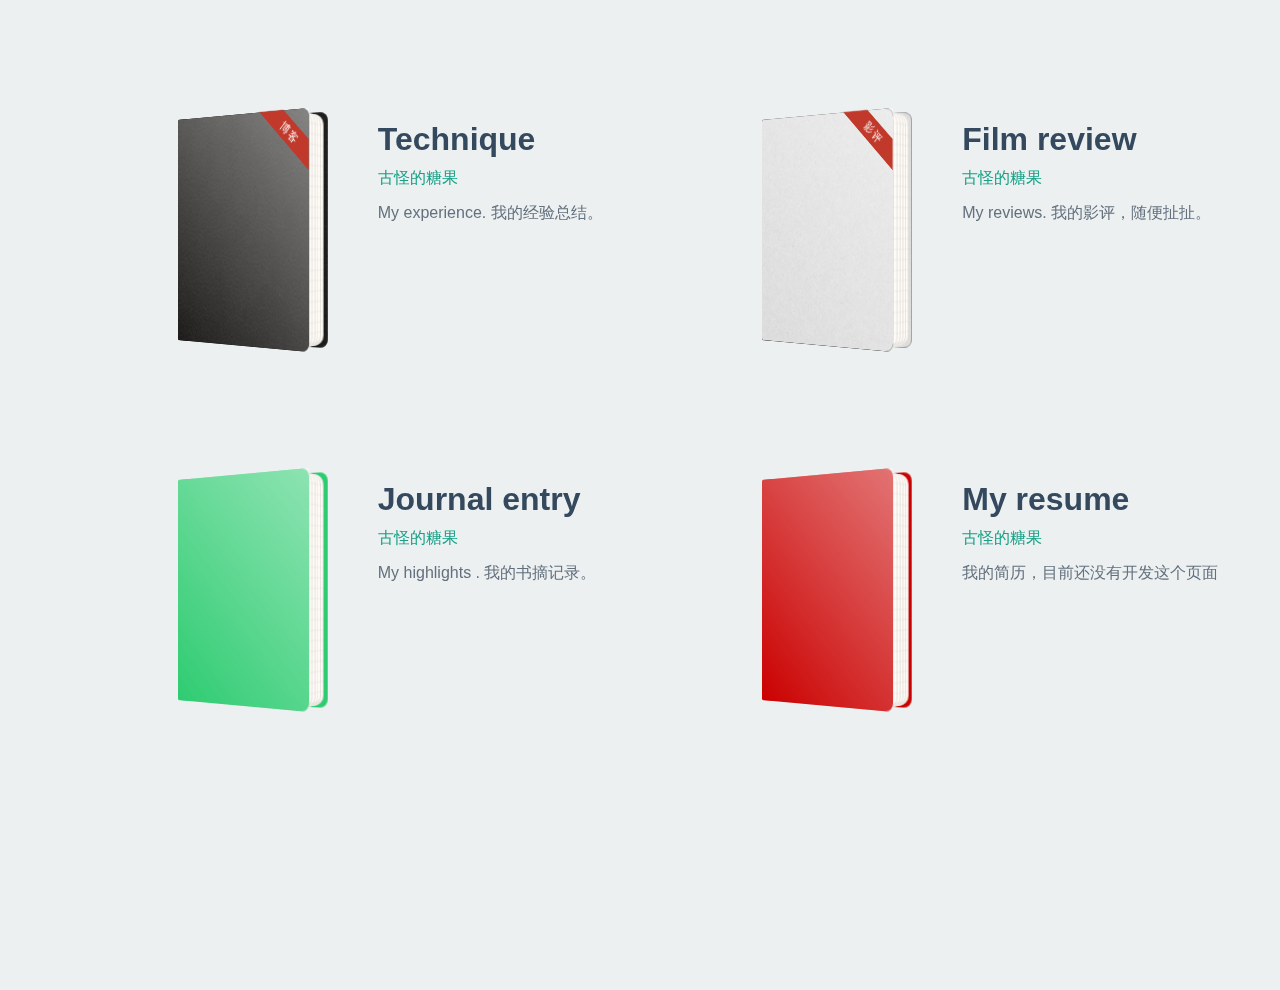
<file: index.html>
<!DOCTYPE html>
<html lang="en" class=" js no-touch"><head><meta http-equiv="Content-Type" content="text/html; charset=UTF-8">
    <meta charset="UTF-8">
    <meta http-equiv="X-UA-Compatible" content="IE=edge,chrome=1">
    <meta name="viewport" content="width=device-width, initial-scale=1.0">
    <title>王鑫的博客</title>
    <meta name="description" content="王鑫的博客 ">
    <meta name="keywords" content="王鑫,博客">
    <link rel="stylesheet" type="text/css" href="css/book.css">
</head>
<body>
<div class="container">
    <!-- Top Navigation -->
    <header>
    </header>
    <div class="component">
        <ul class="align">
            <li>
                <figure class="book">
                    <!-- Front -->
                    <ul class="paperback_front">
                        <li>
                            <span class="ribbon">博客</span>
                            <img src="images/book_bg.jpg" alt="" width="100%" height="100%">
                        </li>
                        <li></li>
                    </ul>
                    <!-- Pages -->
                    <ul class="ruled_paper">
                        <li></li>
                        <li>
                            <a class="btn" href="blog.html">>>Blogs 我的博客</a>
                        </li>
                        <li></li>
                        <li></li>
                        <li></li>
                    </ul>
                    <!-- Back -->
                    <ul class="paperback_back">
                        <li>
                            <img src="images/book_bg.jpg" alt="" width="100%" height="100%">
                        </li>
                        <li></li>
                    </ul>
                    <figcaption>
                        <h1>Technique </h1>
                        <span>古怪的糖果</span>
                        <p>My experience. 我的经验总结。</p>
                    </figcaption>
                </figure>
            </li>
            <li>
                <figure class="book">
                    <!-- Front -->
                    <ul class="paperback_front">
                        <li>
                            <span class="ribbon">影评</span>
                            <img src="images/book_paper.jpg" alt="" width="100%" height="100%">
                        </li>
                        <li></li>
                    </ul>
                    <!-- Pages -->
                    <ul class="ruled_paper">
                        <li></li>
                        <li>
                            <a class="btn" href="#">>>那些我看过的电影</a>
                        </li>
                        <li></li>
                        <li></li>
                        <li></li>
                    </ul>
                    <!-- Back -->
                    <ul class="paperback_back">
                        <li>
                            <img src="images/book_paper.jpg" alt="" width="100%" height="100%">
                        </li>
                        <li></li>
                    </ul>
                    <figcaption>
                        <h1> Film review</h1>
                        <span>古怪的糖果</span>
                        <p>My reviews. 我的影评，随便扯扯。</p>
                    </figcaption>
                </figure>
            </li>
            <li>
                <figure class="book">
                    <!-- Front -->
                    <ul class="paperback_front green">
                        <li></li>
                        <li></li>
                    </ul>
                    <!-- Pages -->
                    <ul class="ruled_paper">
                        <li></li>
                        <li>
                            <a class="btn" href="#">>>那些我看过的书</a>
                        </li>
                        <li></li>
                        <li></li>
                        <li></li>
                    </ul>
                    <!-- Back -->
                    <ul class="paperback_back green">
                        <li></li>
                        <li></li>
                    </ul>
                    <figcaption>
                        <h1>Journal entry </h1>
                        <span>古怪的糖果</span>
                        <p>My highlights . 我的书摘记录。</p>
                    </figcaption>
                </figure>
            </li>
            <li>
                <figure class="book">
                    <!-- Front -->
                    <ul class="paperback_front red">
                        <li></li>
                        <li></li>
                    </ul>
                    <!-- Pages -->
                    <ul class="ruled_paper">
                        <li></li>
                        <li>
                            <a class="btn" href="#">>>我的简历</a>
                        </li>
                        <li></li>
                        <li></li>
                        <li></li>
                    </ul>
                    <!-- Back -->
                    <ul class="paperback_back red">
                        <li></li>
                        <li></li>
                    </ul>
                    <figcaption>
                        <h1> My resume </h1>
                        <span>古怪的糖果</span>
                        <p> 我的简历，目前还没有开发这个页面</p>
                    </figcaption>
                </figure>
            </li>
        </ul>
    </div>
</div><!-- /container -->
<!-- For the demo ad only -->
</body></html>
</file>
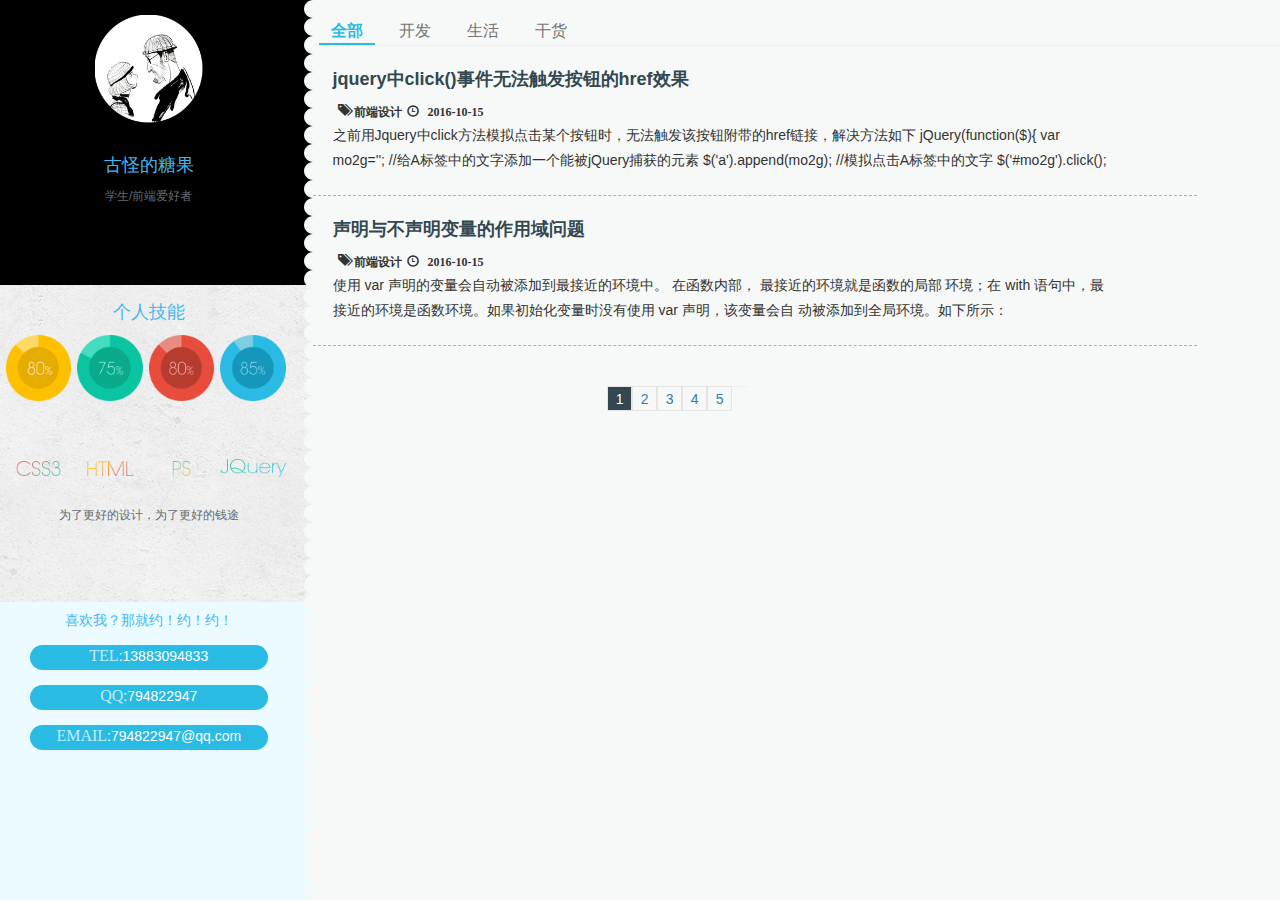
<file: blog.html>
<!DOCTYPE html>
<html lang="en">
<head>
    <meta charset="UTF-8"name="viewport" content="width=device-width, initial-scale=1, maximum-scale=1, user-scalable=no">
    <title></title>
    <link rel="stylesheet" href="css/bootstrap.css">
    <link rel="stylesheet" href="css/bootstrap-theme.min.css">
    <link rel="stylesheet" href="css/blog.css">
    <link rel="stylesheet" href="css/offcanvas.css">
    <script src="js/jquery-1.12.1.js"></script>
    <script src="js/bootstrap.min.js"></script>
    <script src="js/offcanvas.js"></script>
    <script src="js/blog.js"></script>
</head>
<body>
        <div class="row row-offcanvas row-offcanvas-left">
            <div class="col-xs-6 col-sm-3 sidebar-offcanvas   main-left"  id="sidebar" role="navigation">
                <div class="border-bg">
                </div>
                <!--左侧三列-->
                <div class="col-sm-3-top">
                    <img src="images/header.png">
                    <p class="col-sm-3-top-name">古怪的糖果</p>
                    <p class="col-sm-3-top-profession">学生/前端爱好者</p>
                </div>
                <div class="col-sm-3-middle">
                    <p class="col-sm-3-middle-skill">个人技能</p>
                    <ul style="height: 45%" >
                        <li><img src="images/80.png" width="100%"></li>
                        <li><img src="images/75.png" width="100%"></li>
                        <li><img src="images/80-red.png" width="100%"></li>
                        <li><img src="images/85.png" width="100%"></li>
                    </ul>
                    <ul style="height:15%;margin-top: -10px">
                        <li><img src="images/css3.png" width="100%"></li>
                        <li><img src="images/html.png" width="100%"></li>
                        <li><img src="images/ps.png" width="100%"></li>
                        <li><img src="images/jquery.png" width="100%"></li>
                    </ul>
                    <p style="font-size: 12px;color:#636c71"> 为了更好的设计，为了更好的钱途</p>
                </div>
                <div class="col-sm-3-bottom">
                    <header> 喜欢我？那就约！约！约！</header>
                    <div class="information"><span>TEL</span><span>:13883094833</span></div>
                    <div class="information"><span>QQ</span><span>:794822947</span></div>
                    <div class="information"><span>EMAIL</span><span>:794822947@qq.com</span></div>
                </div>
                <!--左侧三列-->
            </div>

            <div class="col-xs-12 col-sm-9 main-right">
                <p class="pull-left visible-xs">
                    <button type="button" class="btn btn-success btn-sm " data-toggle="offcanvas"  style="margin-top: 15px;margin-right: 20px;opacity: 0.8">◕‿◕</button>
                </p>
                <div class="row">
                    <ul class="nav " id="myTab">
                        <a class="nav-selected" ><li class="active">全部</li></a>
                        <a class="nav-noSelected" ><li> 开发</li></a>
                        <a class="nav-noSelected"><li>生活</li></a>
                        <a class="nav-noSelected"><li>干货</li></a>
                    </ul>
                    <div class="tab-content">
                        <div>
                            <div class="content">
                                <a>jquery中click()事件无法触发按钮的href效果</a>
                                <div class="content-image"></div>
                                <div class="content-tag">
                                    <span style="display: block" class = "glyphicon glyphicon-tags btn-xs"><span class="glyphiconSpan">前端设计</span><span class = "glyphicon glyphicon-time btn-xs"></span><span class="glyphiconSpan">2016-10-15</span></span>
                                </div>
                                <p>
                                    之前用Jquery中click方法模拟点击某个按钮时，无法触发该按钮附带的href链接，解决方法如下
                                    jQuery(function($){
                                    var mo2g='<span id="mo2g"><span>';
//给A标签中的文字添加一个能被jQuery捕获的元素
                            $('a').append(mo2g);
//模拟点击A标签中的文字
                            $('#mo2g').click();
                        });
                                </p>
                            </div>
                            <div class="content">
                                <a>声明与不声明变量的作用域问题
                                </a>
                                <div class="content-image"></div>
                                <div class="content-tag">
                                    <span style="display: block" class = "glyphicon glyphicon-tags btn-xs"><span class="glyphiconSpan">前端设计</span><span class = "glyphicon glyphicon-time btn-xs"></span><span class="glyphiconSpan">2016-10-15</span></span>
                                </div>
                                <p>
                                    使用 var 声明的变量会自动被添加到最接近的环境中。 在函数内部， 最接近的环境就是函数的局部
                                    环境；在 with 语句中，最接近的环境是函数环境。如果初始化变量时没有使用 var 声明，该变量会自
                                    动被添加到全局环境。如下所示：
                                </p>
                            </div>
                            <div class="paging">
                                <ul>
                                    <li id="1" class="paging-selected"><a href="#">1</a></li>
                                    <li id="2"><a href="#">2</a></li>
                                    <li id="3"><a href="#">3</a></li>
                                    <li><a href="#">4</a></li>
                                    <li><a href="#">5</a></li>
                                </ul>
                            </div>
                        </div>
                        <div>222222222</div>
                        <div>3333333</div>
                        <div>44444444</div>
                    </div>
                </div><!--/row-->
            </div><!--/.col-xs-12.col-sm-9-->
        </div><!--/row-->
</body>
</html>
</file>
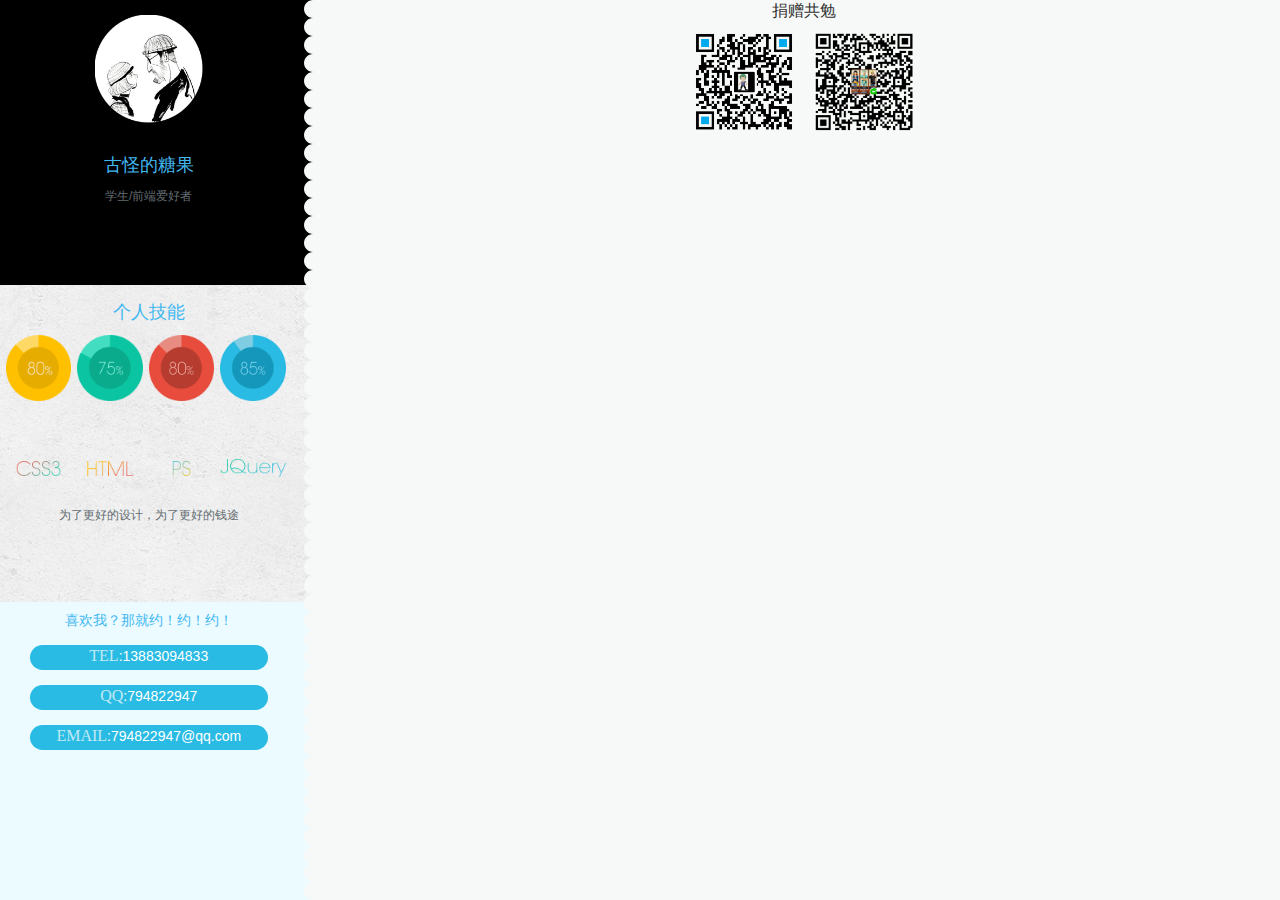
<file: page.html>
<!DOCTYPE html>
<html lang="en">
<head>
    <meta charset="UTF-8">
    <title></title>
    <link rel="stylesheet" href="css/bootstrap.css">
    <link rel="stylesheet" href="css/bootstrap-theme.min.css">
    <link rel="stylesheet" href="css/blog.css">
    <link rel="stylesheet" href="css/offcanvas.css">
    <link rel="stylesheet" href="css/jquery.snippet.css">
    <script src="js/jquery-1.12.1.js"></script>
    <script src="js/bootstrap.min.js"></script>
    <script src="js/offcanvas.js"></script>
    <script src="js/blog.js"></script>
    <script src="js/page.js"></script>
    <!--代码高亮插件js文件-->
    <script src="js/jquery.snippet.js"></script>
    <!--代码高亮插件js文件-->
</head>
<body>

<script type="text/javascript">
    SyntaxHighlighter.config.clipboardSwf = 'scripts/clipboard.swf';
    SyntaxHighlighter.all();
</script>
<div class="row row-offcanvas row-offcanvas-left">
    <div class=" col-sm-3 sidebar-offcanvas   main-left"  id="sidebar">
        <div class="border-bg">
        </div>
        <!--左侧三列-->
        <div class="col-sm-3-top">
            <img src="images/header.png">
            <p class="col-sm-3-top-name">古怪的糖果</p>
            <p class="col-sm-3-top-profession">学生/前端爱好者</p>
        </div>
        <div class="col-sm-3-middle">
            <p class="col-sm-3-middle-skill">个人技能</p>
            <ul style="height: 45%" >
                <li><img src="images/80.png" width="100%"></li>
                <li><img src="images/75.png" width="100%"></li>
                <li><img src="images/80-red.png" width="100%"></li>
                <li><img src="images/85.png" width="100%"></li>
            </ul>
            <ul style="height:15%;margin-top: -10px">
                <li><img src="images/css3.png" width="100%"></li>
                <li><img src="images/html.png" width="100%"></li>
                <li><img src="images/ps.png" width="100%"></li>
                <li><img src="images/jquery.png" width="100%"></li>
            </ul>
            <p style="font-size: 12px;color:#636c71"> 为了更好的设计，为了更好的钱途</p>
        </div>
        <div class="col-sm-3-bottom">
            <header> 喜欢我？那就约！约！约！</header>
            <div class="information"><span>TEL</span><span>:13883094833</span></div>
            <div class="information"><span>QQ</span><span>:794822947</span></div>
            <div class="information"><span>EMAIL</span><span>:794822947@qq.com</span></div>
        </div>
        <!--左侧三列-->
    </div>

    <div class="col-xs-12 col-sm-9 main-right">
        <p class="pull-left visible-xs">
            <button type="button" class="btn btn-success btn-sm " data-toggle="offcanvas"  style="margin-top: 15px;margin-right: 20px;opacity: 0.8">◕‿◕</button>
        </p>
        <div class="row">
            <!--内容页开始-->
            <div>
                <div class="wx-page">
                    <div class="wx-page-header">jquery中click()事件无法触发按钮的href效果</div>
                    <p>
                        &emsp;&emsp; 之前用Jquery中click方法模拟点击某个按钮时，无法触发该按钮附带的href链接，解决方法如下
                    <pre class="htmlCode">
                        jQuery(function($){
                            var mo2g='<span id="mo2g"><span>';
//给A标签中的文字添加一个能被jQuery捕获的元素
                            $('a').append(mo2g);
//模拟点击A标签中的文字
                            $('#mo2g').click();
                        });
                        <a href="index.html"></a>
                    </pre>
                    </p>
                </div>
                <div class="wx-page">
                    <div class="wx-page-header">声明与不声明变量的作用域问题
                    </div>
                    <p>
                        &emsp;&emsp;使用 var 声明的变量会自动被添加到最接近的环境中。 在函数内部， 最接近的环境就是函数的局部
                        环境；在 with 语句中，最接近的环境是函数环境。如果初始化变量时没有使用 var 声明，该变量会自
                        动被添加到全局环境。如下所示：</p>
                        <pre class="htmlCode">
function add(num1, num2) {
    var sum = num1 + num2;
        return sum;
}
    var result = add(10, 20); //30
    alert(sum); //由于 sum 不是有效的变量，因此会导致错误
                        </pre>
                    <p>     &emsp;&emsp;以上代码中的函数 add() 定义了一个名为 sum 的局部变量，该变量包含加法操作的结果。虽然结
                            果值从函数中返回了，但变量 sum 在函数外部是访问不到的。如果省略这个例子中的 var 关键字，那
                            么当 add() 执行完毕后， sum 也将可以访问到：
                    </p>
                    <pre class="htmlCode">
function add(num1, num2) {
    sum = num1 + num2;
    return sum;
}
    var result = add(10, 20); //30
    alert(sum); //30
                        </pre>
                    <p>
                        上面这个例子中的变量 sum 在被初始化赋值时没有使用 var 关键字。于是，当调用完 add() 之后，添
                        加到全局环境中的变量 sum 将继续存在；即使函数已经执行完毕，后面的代码依旧可以访问它。
                    </p>
                </div>
                <div class="wx-page">
                    <div class="wx-page-header">3</div>
                    <p>
                        &emsp;&emsp;3
                    </p>
                </div>
                <div class="wx-page">
                    <div class="wx-page-header">4</div>
                    <p>
                        &emsp;&emsp;4
                    </p>
                </div>
                <div class="wx-page">
                    <div class="wx-page-header">5</div>
                    <p>
                        &emsp;&emsp;5
                    </p>
                </div>
            </div>

            <!--内容页结束-->

<p style="text-align: center;font-size: 16px">捐赠共勉</p>
            <div style="margin: 0 auto;width: 220px;height: 160px;">
                <div class="receipt"><img src="images/zhifubao1.png" width="100%"></div>
                <div class="receipt" style="float: right"><img src="images/weixin1.png" width="100%"></div>
            </div>


        </div><!--/row-->
    </div><!--/.col-xs-12.col-sm-9-->
</div><!--/row-->
</body>
</html>
</file>
<file: css/blog.css>
*{
    padding: 0;
    margin: 0;
}
body{
    overflow-x: hidden;
}
/*������*/
.main-left{
    height: 1000px;
    padding-right: -5px;
    background: url("../images/left_bg-1.png");
    background-size: 100% 100%;
    left: 0;
    z-index: 100;
}
.col-sm-3-top{
    height: 30%;
    text-align: center;
}
.col-sm-3-middle{
    text-align: center;
    margin-top: 10%;
    height: 30%;
}
.col-sm-3-top img{
    margin-top: 5%;
    height: 40%;
}
.col-sm-3-top-name{
    font-family: "Indie Flower", serif;
    margin-top: 10%;
    color: #42b8f1;
    font-size: 18px;
}
.col-sm-3-top-profession{
    margin-bottom: -10px;
    font-size: 12px;
    color:#636c71
}
.col-sm-3-middle p:first-child{
    margin-top: 5%;
    color:#42b8f1 ;
    font-size: 18px;
}
.col-sm-3-middle p:nth-child(2){
    font-size: 12px;
    color:#636c71
}
.col-sm-3-middle ul {
    width: 100%;
}
.col-sm-3-middle ul li{
    float: left;;
    height: 100%;
    list-style: none;
    width:22% ;
    margin-left: 2%;
}
.col-sm-3-bottom{
    text-align: center;
    margin-top: 10%;
    height: 30%;
}
.col-sm-3-bottom header{
    padding-top: 10px;
    color:#42b8f1;
}
.information{
    border-radius: 20px;
    margin: 0 auto;
    margin-top: 15px;
    width: 80%;
    height: 25px;
    background-color: #29bbe3;
}
.information span:first-child{
    color: #ffffff;
    opacity: 0.7;
    font-size: 16px;
    font-family: Consolas;
}
.information span:nth-child(2){
    color: #ffffff;
}
/*������*/
.main-right{
    background-color: #f6f9f7;
}
.border-bg{
    margin-right: -15px;
    float: right;
    width: 9px;
    height:100%;
    background: url("../images/border-bg.svg");
    background-repeat: repeat-y;
}
.main-right .nav a{
    text-decoration: none;
    margin: 0px 6px 0px 6px;
    padding: 20px 12px 0px 12px;
    float: left;
    font-size: 16px;
}
.main-right ul{
    width: 100%;
    border-bottom: 1px solid #efefef;
}
.main-right .nav a:hover{
    color:#29bbe3;
}
.nav-selected{
    color:#29bbe3;
    font-weight: 600;
    border-bottom: 2px solid #29bbe3
}
.nav-noSelected{
    color:#757575;
}
#myTab a{
    cursor: pointer;
}
.content{
    padding: 20px 0px 0px 20px;
    border-bottom: 1px dashed #b3afaf;
    width: 90%;
    height: 150px;
    position: relative;
}
.content a{
    width: 90%;
    color: #334750;
    font-weight: bold;
    line-height: 1.5;
    font-size: 18px;
    cursor: pointer;
    text-decoration: none;
}
.content a:hover{
    color: #000;
}
.content-image{
    position: absolute;
    right: 0px;
    width: 100px;
    height: 65px;
}
.content-tag{
    margin-top: 5px;
    width: 100%;
    height: 25px;
}
.content p{
    width: 90%;
    line-height: 25px;
    height: 50px;
    overflow: hidden;
}
.content span{
}
.glyphiconSpan{
    font-weight: 800;
    padding-left: 4px;
    line-height: 12px;
    margin-bottom:7px;
    font-size: 12px;
}
/*
��ҳ��ʼ*/
.paging{
    padding-top: 40px;
    height: 100px;
}
.paging ul{
    width: 140px;
    margin-left: 30%;
}
.paging ul li{
    text-align: center;
    border: 1px solid #e5e5e5;
    float: left;
    list-style: none;
    width: 25px;
    height: 25px;
}
.paging ul li a{
    cursor: pointer;
    line-height: 25px;
    text-decoration: none;
}
.paging-selected {
    background-color: #334750;
}
.paging-selected a{
    color: #ffffff;
}

/*
��ҳ����*/

/*�����ݸ�����������ȵ�������ʽ*/
.col-sm-3-max{
    position: fixed;
    z-index: 20;
}
.col-sm-9-max{
    margin-left: 25%;
}
/*�����ݸ�����������ȵ�������ʽ*/


/*
����ҳ��ʼ*/
.wx-page{
    display: none;
}
.wx-page-header{
    text-align: center;
    width: 100%;
    font-weight: bold;
    font-size: 16px;
    padding-top: 10px;
    padding-bottom: 10px;
    border-bottom: dashed 1px #b3afaf ;
}
.wx-page p{
    margin-top: 5px;
    margin-left: 5%;
    width: 90%;
    word-break: break-all;
    height: auto;
}
.htmlCode{
    margin: 0 auto;
    width: 90%;
}
/*
����ҳ����*/
/*
�տʼ*/
.receipt{
    float: left;
    margin: 0 auto;
    width: 100px;
    height: 100px;
}
/*
�տ����*/
</file>
<file: css/offcanvas.css>
/*
 * Style tweaks
 * --------------------------------------------------
 */
html,
body {
    overflow-x: hidden; /* Prevent scroll on narrow devices */
}
/*
 * Off Canvas
 * --------------------------------------------------
 */
@media screen and (max-width: 767px) {
    .row-offcanvas {
        position: relative;
        -webkit-transition: all .25s ease-out;
        -o-transition: all .25s ease-out;
        transition: all .25s ease-out;
    }

    .row-offcanvas-right {
        right: 0;
    }

    .row-offcanvas-left {
        left: 0;
    }

    .row-offcanvas-right
    .sidebar-offcanvas {
        right: -50%; /* 6 columns */
    }

    .row-offcanvas-left
    .sidebar-offcanvas {
        left: -50%; /* 6 columns */
    }

    .row-offcanvas-right.active {
        right: 50%; /* 6 columns */
    }

    .row-offcanvas-left.active {
        left: 50%; /* 6 columns */
    }

    .sidebar-offcanvas {
        position: absolute;
        top: 0;
        width: 50%; /* 6 columns */
    }
}
</file>
<file: css/book.css>
@import url(http://fonts.googleapis.com/css?family=Indie+Flower);
/*
	A. Mini Reset 
*/
*, *:after, *:before { -webkit-box-sizing: border-box; -moz-box-sizing: border-box; box-sizing: border-box; }

* {
    margin: 0;
    padding: 0;
}

::before,
::after {
    content: "";
}

html,
body {
    height: 100%;
    -webkit-font-smoothing: subpixel-antialiased;
}

html {
    font-size: 100%;
}

body {
    background: #ecf0f1;
    color: #34495e;
    font-family: 'Lato', 'Arial', sans-serif;
    font-weight: 400;
    line-height: 1.2;
}

ul {
    margin: 0;
    padding: 0;
    list-style: none;
}

a {
    color: #2c3e50;
    text-decoration: none;
}

.btn {
    display: inline-block;
    margin-top: 100px;
    font-size: 1.2em;
    font-weight: 700;
    padding: 0.1em 0.8em;
    text-align: center;
    -webkit-transform: rotate(20deg);
    -moz-transform: rotate(20deg);
    transform: rotate(20deg);
    font-family: "Indie Flower", serif;
    -webkit-transition: color 0.3s;
    -moz-transition: color 0.3s;
    transition: color 0.3s;
}

.btn:hover {
    color: #16a085;
}

/* basic grid, only for this demo */

.align {
    clear: both;
    margin: 90px auto 20px;
    width: 100%;
    max-width: 1170px;
    text-align: center;
}

.align > li {
    width: 500px;
    min-height: 300px;
    display: inline-block;
    margin: 30px 20px 30px 60px;
    padding: 0 0 0 60px;
    vertical-align: top;
}

/* ///////////////////////////////////////////////////

PAPERBACK
Table of Contents

1. container
2. background & color
3. opening cover, back cover and pages
4. position, transform y transition
5. events
6. Bonus
	- Ribbon
	- Figcaption
7. mini-reset

/////////////////////////////////////////////////////*/

/*
	1. container
*/

.book {
    position: relative;
    width: 160px;
    height: 220px;
    -webkit-perspective: 1000px;
    -moz-perspective: 1000px;
    perspective: 1000px;
    -webkit-transform-style: preserve-3d;
    -moz-transform-style: preserve-3d;
    transform-style: preserve-3d;
}

/*
	2. background & color
*/

/* HARDCOVER FRONT */

.paperback_front {
    background-color: #000;
}

.paperback_front::after{
    background-image: -webkit-linear-gradient( -135deg, rgba(255, 255, 255, 0.45) 0%, transparent 100%);
    background-image: -moz-linear-gradient( -135deg, rgba(255, 255, 255, 0.45) 0%, transparent 100%);
    background-image: linear-gradient( -135deg, rgba(255, 255, 255, 0.45) 0%, transparent 100%);
    position: absolute;
    top: 0;
    left: 0;
    bottom: 0;
    right: 0;
}

.paperback_back {
    background-color: #333;
}

/* page */

.ruled_paper > li {
    background-color: #fff;
    background-image: -webkit-linear-gradient(rgba(200, 200, 200, 0.1) 0.1em, transparent 0.1em), -webkit-linear-gradient(left, #e1ddd8 0%, #fffbf6 100%);
    background-image: -moz-linear-gradient(rgba(200, 200, 200, 0.1) 0.1em, transparent 0.1em), -moz-linear-gradient(left, #e1ddd8 0%, #fffbf6 100%);
    background-image: -ms-linear-gradient(rgba(200, 200, 200, 0.1) 0.1em, transparent 0.1em), -moz-linear-gradient(left, #e1ddd8 0%, #fffbf6 100%);
    background-image: linear-gradient(rgba(200, 200, 200, 0.1) 0.1em, transparent 0.1em), linear-gradient(left, #e1ddd8 0%, #fffbf6 100%);
    background-size: 100% 0.6em;
    box-shadow: inset 0px -1px 2px rgba(50, 50, 50, 0.1), inset -1px 0px 1px rgba(150, 150, 150, 0.2);
    border-radius: 0px 10px 10px 0px;
}

/*
	3. opening cover, back cover and pages
*/

.paperback_front {
    -webkit-transform: rotateY(-38deg) translateZ(0px);
    -moz-transform: rotateY(-38deg) translateZ(0px);
    transform: rotateY(-38deg) translateZ(0px);
    z-index: 100;
}

.paperback_back {
    -webkit-transform: rotateY(-25deg);
    -moz-transform: rotateY(-25deg);
    transform: rotateY(-25deg);
}

.ruled_paper li:nth-child(1) {
    -webkit-transform: rotateY(-27deg);
    -moz-transform: rotateY(-27deg);
    transform: rotateY(-27deg);
}

.ruled_paper li:nth-child(2) {
    -webkit-transform: rotateY(-29deg);
    -moz-transform: rotateY(-29deg);
    transform: rotateY(-29deg);
}

.ruled_paper li:nth-child(3) {
    -webkit-transform: rotateY(-31deg);
    -moz-transform: rotateY(-31deg);
    transform: rotateY(-31deg);
}

.ruled_paper li:nth-child(4) {
    -webkit-transform: rotateY(-33deg);
    -moz-transform: rotateY(-33deg);
    transform: rotateY(-33deg);
}

.ruled_paper li:nth-child(5) {
    -webkit-transform: rotateY(-35deg);
    -moz-transform: rotateY(-35deg);
    transform: rotateY(-35deg);
}

/*
	4. position, transform y transition
*/

.paperback_front,
.paperback_back,
.paperback_front li,
.paperback_back li {
    border-radius: 2px 8px 8px 2px;
    position: absolute;
    top: 0;
    left: 0px;
    width: 100%;
    height: 100%;
    -webkit-transform-style: preserve-3d;
    -moz-transform-style: preserve-3d;
    transform-style: preserve-3d;
}

.paperback_front,
.paperback_back {
    -webkit-transform-origin: 0% 100%;
    -moz-transform-origin: 0% 100%;
    transform-origin: 0% 100%;
}

.paperback_front{
    -webkit-transition: all 0.5s ease, z-index 0.6s;
    -moz-transition: all 0.5s ease, z-index 0.6s;
    transition: all 0.5s ease, z-index 0.6s;
}

.paperback_front li img,
.paperback_back li img {
    border-radius: 2px 8px 8px 2px;
    position: absolute;
    top: 0;
    left: 0;
}

/* Ruled paper */

.ruled_paper,
.ruled_paper > li {
    position: absolute;
    -webkit-transform-style: preserve-3d;
    -moz-transform-style: preserve-3d;
    transform-style: preserve-3d;
}

.ruled_paper {
    width: 98%;
    height: 98%;
    top: 1%;
    left: 1%;
    z-index: 10;
}

.ruled_paper > li {
    top: 0;
    left: 0;
    width: 100%;
    height: 100%;
}

.ruled_paper > li {
    -webkit-transform-origin: left center;
    -moz-transform-origin: left center;
    transform-origin: left center;
    -webkit-transition-property: transform;
    -moz-transition-property: transform;
    transition-property: transform;
    -webkit-transition-timing-function: ease;
    -moz-transition-timing-function: ease;
    transition-timing-function: ease;
}

.ruled_paper li:nth-child(1) {
    -webkit-transition-duration: 0.6s;
    -moz-transition-duration: 0.6s;
    transition-duration: 0.6s;
}

.ruled_paper li:nth-child(2) {
    -webkit-transition-duration: 0.6s;
    -moz-transition-duration: 0.6s;
    transition-duration: 0.6s;
}

.ruled_paper li:nth-child(3) {
    -webkit-transition-duration: 0.4s;
    -moz-transition-duration: 0.4s;
    transition-duration: 0.4s;
}

.ruled_paper li:nth-child(4) {
    -webkit-transition-duration: 0.5s;
    -moz-transition-duration: 0.5s;
    transition-duration: 0.5s;
}

.ruled_paper li:nth-child(5) {
    -webkit-transition-duration: 0.5s;
    -moz-transition-duration: 0.5s;
    transition-duration: 0.5s;
}

/*
	5. events
*/

.book:hover > .paperback_front {
    -webkit-transform: rotateY(-125deg) translateZ(0px);
    -moz-transform: rotateY(-125deg) translateZ(0px);
    transform: rotateY(-125deg) translateZ(0px);
    z-index: 0;
}

.book:hover > .ruled_paper li:nth-child(1) {
    -webkit-transform: rotateY(-30deg);
    -moz-transform: rotateY(-30deg);
    transform: rotateY(-30deg);
    -webkit-transition-duration: 1.5s;
    -moz-transition-duration: 1.5s;
    transition-duration: 1.5s;
}

.book:hover > .ruled_paper li:nth-child(2) {
    -webkit-transform: rotateY(-35deg);
    -moz-transform: rotateY(-35deg);
    transform: rotateY(-35deg);
    -webkit-transition-duration: 1.8s;
    -moz-transition-duration: 1.8s;
    transition-duration: 1.8s;
}

.book:hover > .ruled_paper li:nth-child(3) {
    -webkit-transform: rotateY(-110deg);
    -moz-transform: rotateY(-110deg);
    transform: rotateY(-110deg);
    -webkit-transition-duration: 2.2s;
    -moz-transition-duration: 2.2s;
    transition-duration: 2.2s;
}

.book:hover > .ruled_paper li:nth-child(4) {
    -webkit-transform: rotateY(-115deg);
    -moz-transform: rotateY(-115deg);
    transform: rotateY(-115deg);
    -webkit-transition-duration: 1.8s;
    -moz-transition-duration: 1.8s;
    transition-duration: 1.8s;
}

.book:hover > .ruled_paper li:nth-child(5) {
    -webkit-transform: rotateY(-120deg);
    -moz-transform: rotateY(-120deg);
    transform: rotateY(-120deg);
    -webkit-transition-duration: 1.2s;
    -moz-transition-duration: 1.2s;
    transition-duration: 1.2s;
}

/* Cover colors */
.green {
    background: #2ecc71;
}

.red {
    background: #cb0000;
}

/*
	6. Bonus
*/

/* Basic ribbon */

.ribbon{
    background: #c0392b;
    color: #fff;
    display: block;
    font-size: 0.7em;
    position: absolute;
    top: 11px;
    right: 1px;
    width: 40px;
    height: 20px;
    line-height: 20px;
    letter-spacing: 0.15em;
    text-align: center;
    -webkit-transform: rotateZ(45deg) translateZ(1px);
    -moz-transform: rotateZ(45deg) translateZ(1px);
    transform: rotateZ(45deg) translateZ(1px);
    -webkit-backface-visibility: hidden;
    -moz-backface-visibility: hidden;
    backface-visibility: hidden;
    z-index: 10;
}

.ribbon::before,
.ribbon::after{
    position: absolute;
    top: -20px;
    width: 0;
    height: 0;
    border-bottom: 20px solid #c0392b;
    border-top: 20px solid transparent;
}

.ribbon::before{
    left: -20px;
    border-left: 20px solid transparent;
}

.ribbon::after{
    right: -20px;
    border-right: 20px solid transparent;
}

/* figcaption */

figcaption {
    padding-left: 40px;
    text-align: left;
    position: absolute;
    top: 0%;
    left: 160px;
    width: 310px;
    -webkit-backface-visibility: hidden;
}

figcaption h1 {
    margin: 0;
}

figcaption span {
    color: #16a085;
    padding: 0.6em 0 1em 0;
    display: block;
}

figcaption p {
    color: #63707d;
    line-height: 1.3;
}

/* Media Queries */
@media screen and (max-width: 37.8125em) {
    .align > li {
        width: 100%;
        min-height: 440px;
        height: auto;
        padding: 0;
        margin: 0 0 30px 0;
    }

    .book {
        margin: 0 auto;
    }

    figcaption {
        text-align: center;
        width: 320px;
        top: 250px;
        padding-left: 0;
        left: -80px;
        font-size: 90%;
    }
}
</file>
